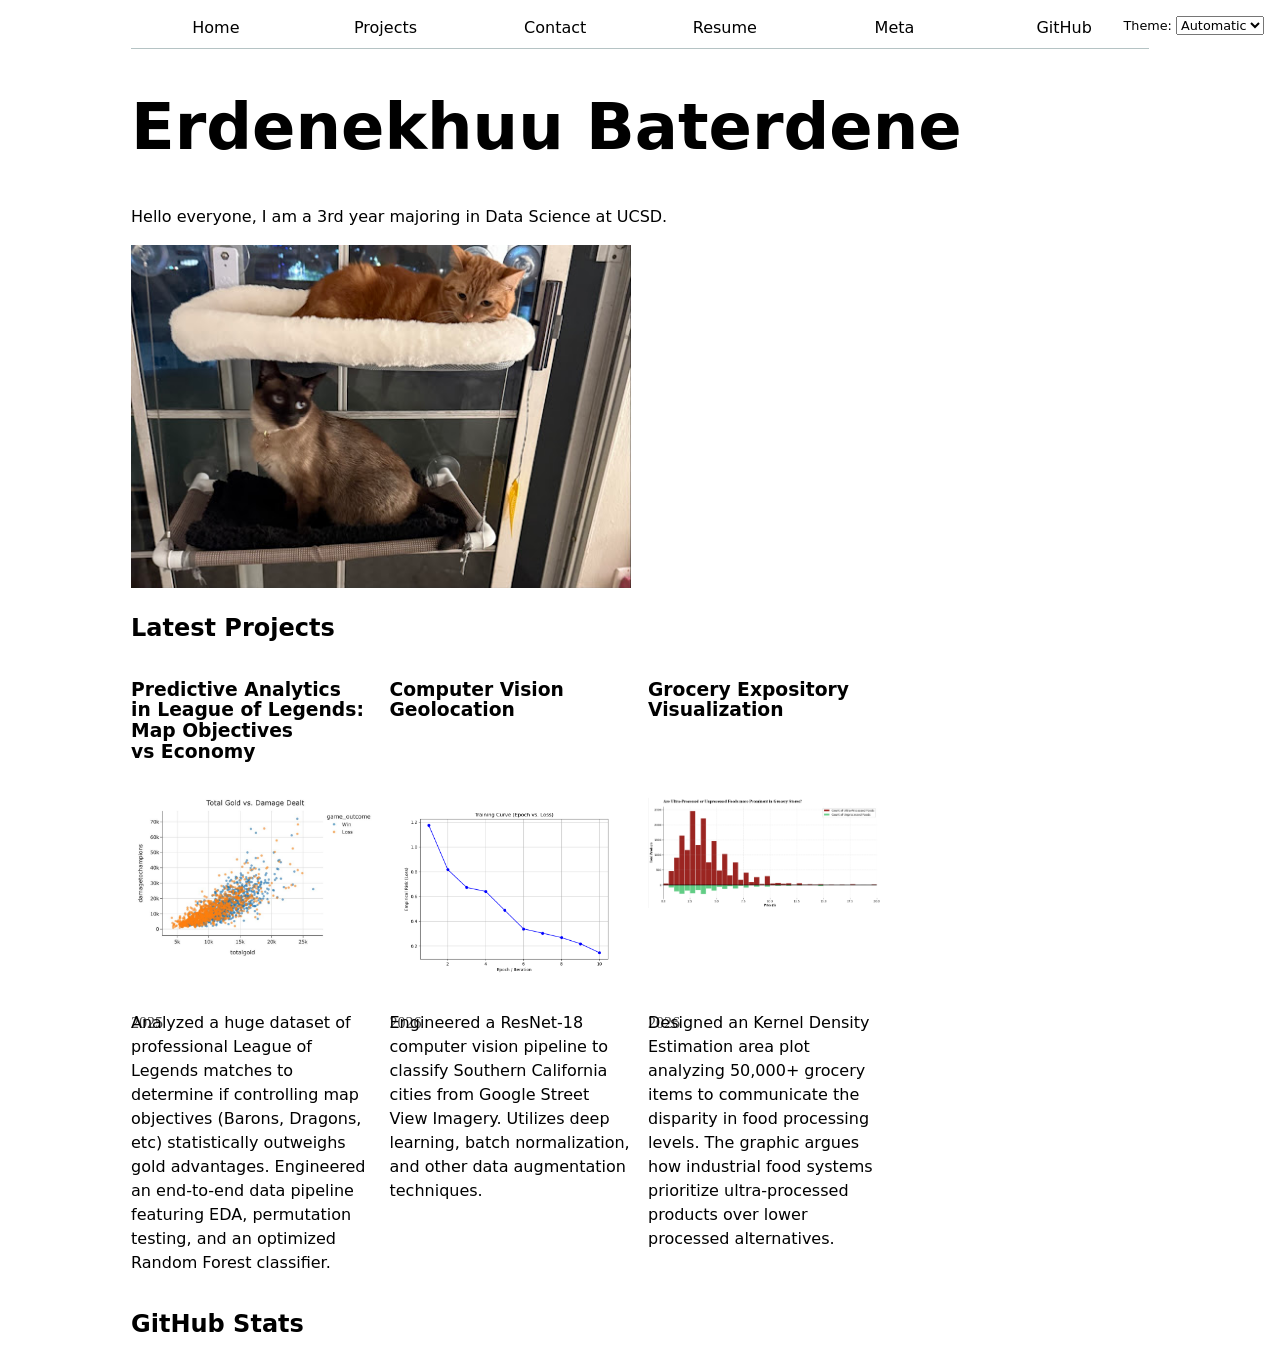
<file: index.html>
<!DOCTYPE html>
<html lang="en">
<head>
    <meta charset="UTF-8">
    <meta name="viewport" content="width=device-width, initial-scale=1.0">
    <title>Erdenekhuu Baterdene: Personal Site and Portfolio</title>
    <link rel="stylesheet" href="style.css">
    <script type = "module" src = "global.js"></script>
</head>


<body>
    <h1>Erdenekhuu Baterdene</h1>
    <p> Hello everyone, I am a 3rd year majoring in Data Science at UCSD. </p>
    <img src="images/unnamed.jpg" alt="Image of my two cats" width="500">

    <h2>Latest Projects</h2>
    <div class="projects">
    </div>

    <h2>GitHub Stats</h2>
    <div id="profile-stats">
    </div>

    <script src="index.js" type="module" defer></script>

</body>



</html>
</file>
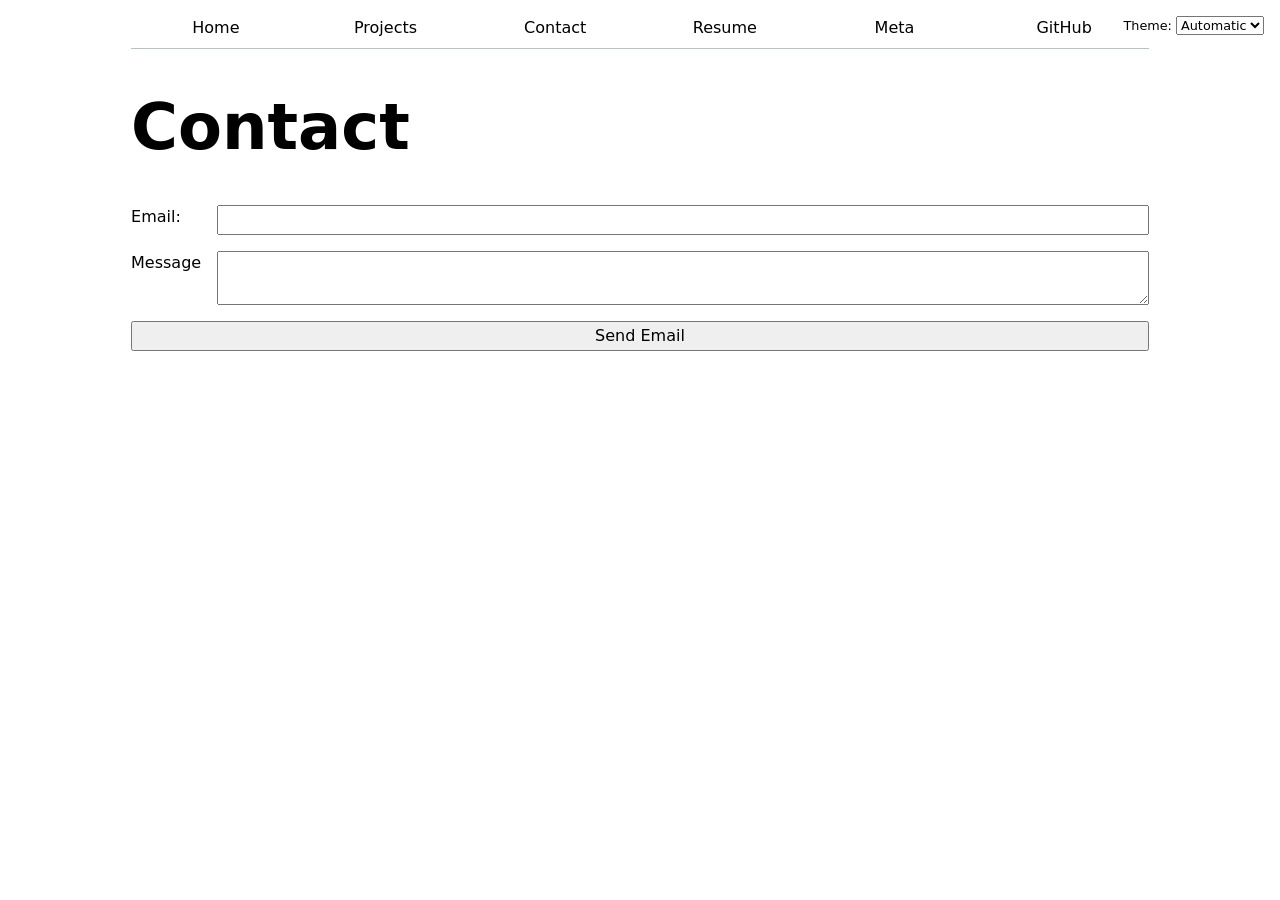
<file: contact/index.html>
<!DOCTYPE html>
<html lang="en">
<head>
    <meta charset="UTF-8">
    <meta name="viewport" content="width=device-width, initial-scale=1.0">
    <title>Projects</title>
    <link rel="stylesheet" href="../style.css">
    <script type = "module" src = "../global.js"></script>
</head>
<body>
    

    <h1>Contact</h1>

    <form action="mailto:erdenekhuub1@gmail.com">
        <label>
            Email:
            <input name="subject">
        </label>

        <label>
            Message
            <textarea name="body"></textarea>
        </label>

        <button>Send Email</button>
    </form>

</body>

</html>
</file>
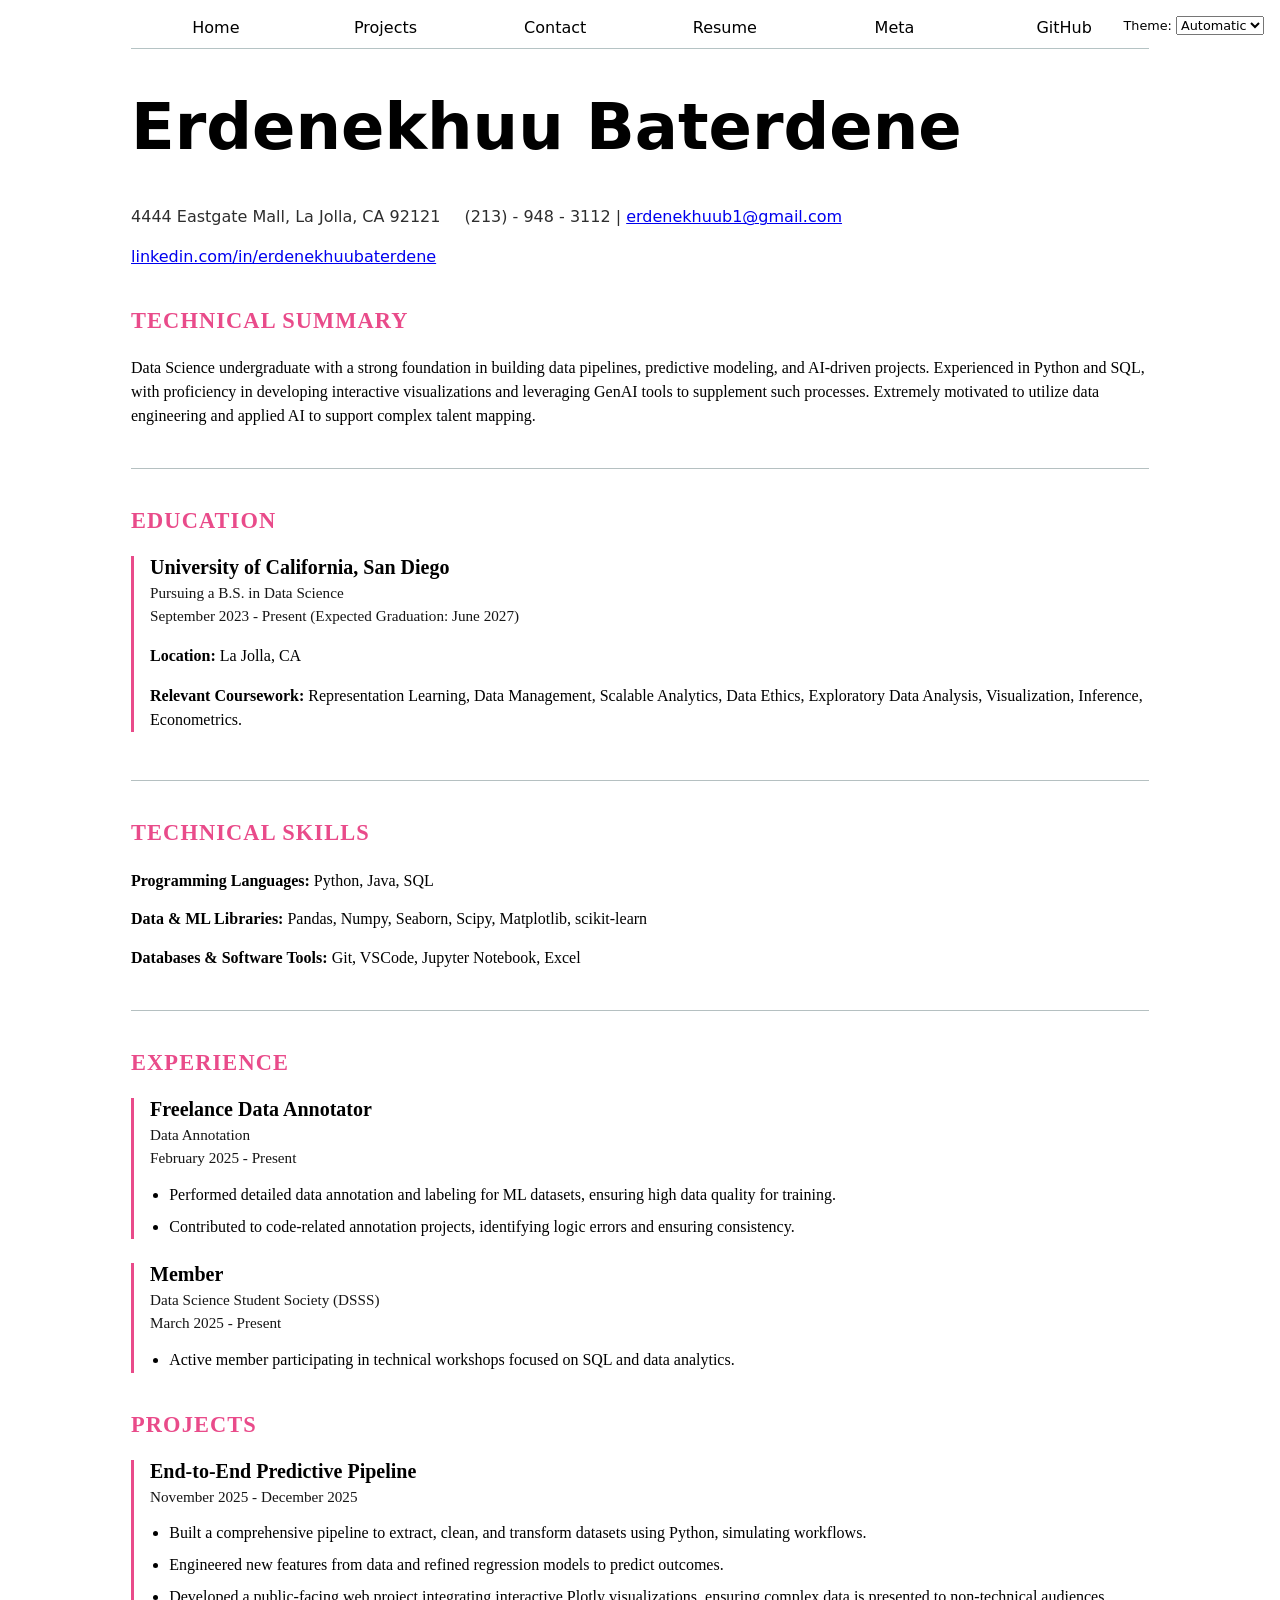
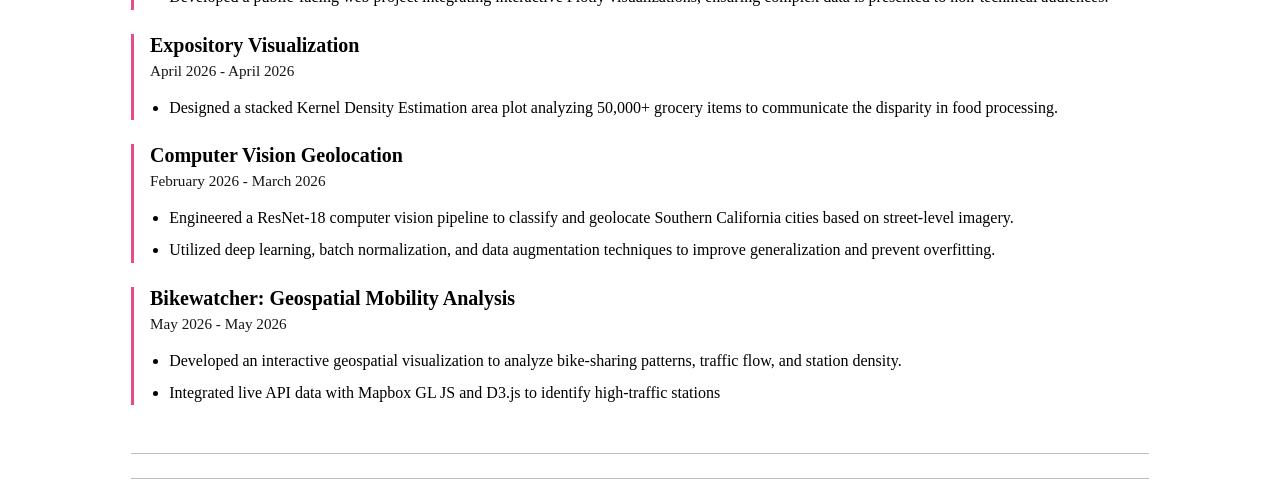
<file: resume/index.html>
<!DOCTYPE html>
<html lang="en">
<head>
    <meta charset="UTF-8">
    <meta name="viewport" content="width=device-width, initial-scale=1.0">
    <title>Erdene's Resume</title>
    <link rel="stylesheet" href="../style.css">
    <script type = "module" src = "../global.js"></script>
</head>
<body>
    

    <header>
        <h1>Erdenekhuu Baterdene</h1>
        <address>
            <p>4444 Eastgate Mall, La Jolla, CA 92121</p>
            <p>(213) - 948 - 3112 | <a href="mailto:erdenekhuub1@gmail.com">erdenekhuub1@gmail.com</a></p>
            <p><a href="https://linkedin.com/in/erdenekhuubaterdene" target="_blank">linkedin.com/in/erdenekhuubaterdene</a></p>
        </address>
    </header>

    <section id="summary">
        <h2>Technical Summary</h2>
        <p>Data Science undergraduate with a strong foundation in building data pipelines, predictive modeling, and AI-driven projects. Experienced in Python and SQL, with proficiency in developing interactive visualizations and leveraging GenAI tools to supplement such processes. Extremely motivated to utilize data engineering and applied AI to support complex talent mapping.</p>
    </section>




    <section id="education">
        <h2>Education</h2>
        <article>
            <header>
                <h3>University of California, San Diego</h3>
                <p>Pursuing a B.S. in Data Science</p>
                <p><time datetime="2023-09">September 2023</time> - <time datetime="2027-06">Present</time> (Expected Graduation: June 2027)</p>
            </header>
            <p><strong>Location:</strong> La Jolla, CA</p>
            <p><strong>Relevant Coursework:</strong> Representation Learning, Data Management, Scalable Analytics, Data Ethics, Exploratory Data Analysis, Visualization, Inference, Econometrics.</p>
        </article>
    </section>






    <section id="skills">
        <h2>Technical Skills</h2>
        <ul>
            <li><strong>Programming Languages:</strong> Python, Java, SQL</li>
            <li><strong>Data & ML Libraries:</strong> Pandas, Numpy, Seaborn, Scipy, Matplotlib, scikit-learn</li>
            <li><strong>Databases & Software Tools:</strong> Git, VSCode, Jupyter Notebook, Excel</li>
        </ul>
    </section>







    <section id="experience">
        <h2>Experience</h2>
        
        <article>
            <header>
                <h3>Freelance Data Annotator</h3>
                <p>Data Annotation</p>
                <p><time datetime="2025-02">February 2025</time> - Present</p>
            </header>
            <ul>
                <li>Performed detailed data annotation and labeling for ML datasets, ensuring high data quality for training.</li>
                <li>Contributed to code-related annotation projects, identifying logic errors and ensuring consistency.</li>
            </ul>
        </article>





        <article>
            <header>
                <h3>Member</h3>
                <p>Data Science Student Society (DSSS)</p>
                <p><time datetime="2025-03">March 2025</time> - Present</p>
            </header>
            <ul>
                <li>Active member participating in technical workshops focused on SQL and data analytics.</li>
            </ul>
        </article>












        <section id="projects">
        <h2>Projects</h2>



        <article>
            <header>
                <h3>End-to-End Predictive Pipeline</h3>
                <p><time datetime="2025-11">November 2025</time> - December 2025</p>
            </header>
            <ul>
                <li>Built a comprehensive pipeline to extract, clean, and transform datasets using Python, simulating workflows.</li>
                <li>Engineered new features from data and refined regression models to predict outcomes.</li>
                <li>Developed a public-facing web project integrating interactive Plotly visualizations, ensuring complex data is presented to non-technical audiences.</li>
            </ul>
        </article>

        <article>
            <header>
                <h3>Expository Visualization</h3>
                <p><time datetime="2026-4">April 2026</time> - April 2026</p>
            </header>
            <ul>
                <li>Designed a stacked Kernel Density Estimation area plot analyzing 50,000+ grocery items to communicate the disparity in food processing.</li>
            </ul>
        </article>




        <article>
            <header>
                <h3>Computer Vision Geolocation </h3>
                <p><time datetime="2026-2">February 2026</time> - March 2026</p>
            </header>
            <ul>
                <li>Engineered a ResNet-18 computer vision pipeline to classify and geolocate Southern California cities based on street-level imagery.</li>
                <li>Utilized deep learning, batch normalization, and data augmentation techniques to improve generalization and prevent overfitting.</li>
            </ul>
        </article>





        <article>
            <header>
                <h3>Bikewatcher: Geospatial Mobility Analysis</h3>
                <p><time datetime="2026-5">May 2026</time> - May 2026</p>
            </header>
            <ul>
                <li>Developed an interactive geospatial visualization to analyze bike-sharing patterns, traffic flow, and station density.</li>
                <li>Integrated live API data with Mapbox GL JS and D3.js to identify high-traffic stations</li>
            </ul>
        </article>



    </section>

</body>
</file>
<file: style.css>
body {
  font: 100%/1.5 system-ui;
  max-width: 100ch;
  margin-inline: max(1em, (100% - 100ch) / 2);
}

nav a {
  flex: 1;
  text-decoration: none;
  color: inherit;
  text-align: center;
  padding: 0.5em;
}

:root {
  --color-accent: oklch(65% 50% 0);
  accent-color: var(--color-accent);
}

form {
  display: grid;
  grid-template-columns: auto 1fr;
  gap: 1em;
}

form label {
  display: grid;
  grid-template-columns: subgrid;
  grid-column: 1 / -1;
}

form button {
  grid-column: 1 / -1;
}

.projects {
  display: grid;
  grid-template-columns: repeat(auto-fill, minmax(15em, 1fr));
  gap: 1em;
  align-items: start;
}

.projects article {
  display: grid;
  grid-template-rows: subgrid;
  grid-row: span 3;
  gap: 1em;
}

.projects h2 {
  margin: 0
}

.project-year {
  font-family: Baskerville;
  font-variant-numeric: oldstyle-nums;
  color: color-mix(in oklch, canvasText, canvas 40%);
}

h1, h2, h3, h4, h5, h6 {
  line-height: 1.1;
  text-wrap: balance;
}

h1 {
  font-size: 400%;
}

section article {
    border-left: 3px solid var(--color-accent);
    padding-left: 1em;
    margin-bottom: 1.5em;
}

html {
  color-scheme: light dark;
}

nav {
  --border-color: oklch(50% 10% 200 / 40%);
  display: flex;
  margin-bottom: 2em;
  border-bottom: 1px solid var(--border-color);
}

nav a:hover {
  border-bottom: 0.4em solid var(--color-accent);
  padding-bottom: 0.1em;
  background-color: color-mix(in oklch, var(--color-accent), canvas 85%);
}

nav a.current {
  border-bottom: 0.4em solid var(--border-color);
  padding-bottom: 0.1em;
}

input, textarea, button, select {
  font: inherit;
}

.color-scheme {
  position: absolute;
  top: 1rem;
  right: 1rem;
  font-size: 80%;
  font-family: inherit;
}

#profile-stats dl {
  display: grid;
  grid-template-columns: repeat(4, 1fr);
  text-align: center;
}

#profile-stats dt {
  grid-row: 1;
}

#profile-stats dd {
  grid-row: 2;
  margin: 0;
}

#projects-pie-plot {
  max-width: 20em;
  margin-block: 2em;
  overflow: visible;
}

.legend {
  display: grid;
  grid-template-columns: repeat(auto-fill, minmax(9em, 1fr));
  gap: 1em;
  flex: 1; 
  margin: 0;
  padding: 1.5em;
  border: 1px solid oklch(50% 10% 200 / 40%); 
  border-radius: 8px;
  background-color: color-mix(in oklch, canvas, canvasText 2%); 
  list-style: none; 
}

.legend li {
  display: flex;
  align-items: center; 
  gap: 0.5em;
}

.swatch {
  display: inline-block;
  width: 1em;
  aspect-ratio: 1 / 1;
  background-color: var(--color);
  border-radius: 50%;
}

.container {
  display: flex;
  align-items: center;
  gap: 1 em;
}

svg:has(path:hover) 
  path:not(:hover) {
    opacity: 0.5;
  }

path {
  transition: 300ms;
  cursor: pointer;
}

.selected {
  --color: oklch(60% 45% 0) !important;

  &selected:is(path) {
    fill: var(--color);
  }
}

.stats {
  display: grid;
  grid-template-columns: repeat(auto-fill, minmax(10em, 1fr));
  gap: 1.5em;
  margin-top: 2em;
}

.stats dt {
  font-size: 0.85em;
  text-transform: uppercase;
  color: color-mix(in oklch, canvasText, canvas 40%);
  margin-bottom: 0.5em;
}

.stats dd {
  font-size: 2.5em;
  font-weight: bold;
  margin: 0;
}

.gridlines line {
  stroke-opacity: 0.2;
}

.gridlines path {
  display: none;
}

circle {
  transition: 200ms;
  transform-origin: center;
  transform-box: fill-box;
}

circle:hover {
  transform: scale(1.5);
}

dl.info {
  display: grid;
  grid-template-columns: auto 1fr;
  gap: 0.5em 1em;
  margin: 0;
  transition-duration: 500ms;
  transition-property: opacity, visibility;
}

dl.info[hidden]:not(:hover, :focus-within) {
  opacity: 0;
  visibility: hidden;
}

.tooltip {
  background-color: rgba(255, 255, 255, 0.8); 
  box-shadow: 0 4px 10px rgba(0, 0, 0, 0.1); 
  border-radius: 8px;
  backdrop-filter: blur(5px); 
  padding: 1em;
  position: fixed; 
  top: 1em;
  left: 1em; 
  pointer-events: none; 
}

@keyframes marching-ants {
  to {
    stroke-dashoffset: -8; /* 5 + 3 */
  }
}

.selection {
  fill-opacity: 0.1;
  stroke: black;
  stroke-opacity: 0.7;
  stroke-dasharray: 5 3;
  animation: marching-ants 2s linear infinite;

  circle.selected {
    fill: #ff6b6b;
  }
}

article img {
  max-width: 100%;
  height: auto;
  object-fit: cover;
  display: block;
}

header address {
  font-style: normal;
  display: flex;
  flex-wrap: wrap;
  gap: 1em 1.5em; 
  color: color-mix(in oklch, canvasText, canvas 30%);
  margin-top: 1em;
  margin-bottom: 2em;
}

header address p {
  margin: 0;
}

header address a {
  text-decoration: underline;
  text-decoration-thickness: 1px;
  text-underline-offset: 1px;
}


section {
  margin-top: 2.5em; 
  font-family: Georgia, "Times New Roman", serif;
  border-bottom: 1px solid oklch(80% 3% 200); 
  padding-bottom: 1.5em;

}

section h2 {
  color: var(--color-accent); 
  text-transform: uppercase;
  letter-spacing: 0.05em;
  font-size: 1.4em;
  margin-top: 0;
  margin-bottom: 1em;
}


section article header {
  margin-bottom: 0.75em;
}

section article header h3 {
  margin: 0 0 0.2em 0;
  font-size: 1.25em;
}


section article header p {
  margin: 0;
  font-size: 0.95em;
  color: color-mix(in oklch, canvasText, canvas 20%);
}


section ul {
  padding-left: 1.2em; 
  margin-top: 0.5em;
  margin-bottom: 1em;
}

section li {
  margin-bottom: 0.4em; 
  line-height: 1.6;
}

/* Skills */
#skills ul {
  list-style-type: none;
  padding-left: 0;
}

#skills li {
  margin-bottom: 0.8em;
}


/* Project URL Header */
.projects article h2 a, 
.projects article h3 a {
  text-decoration: none;
  color: inherit; 
}

.projects article h2 a:hover, 
.projects article h3 a:hover {
  text-decoration: underline;
  text-decoration-color: var(--color-accent);
  text-underline-offset: 4px;
}
</file>
